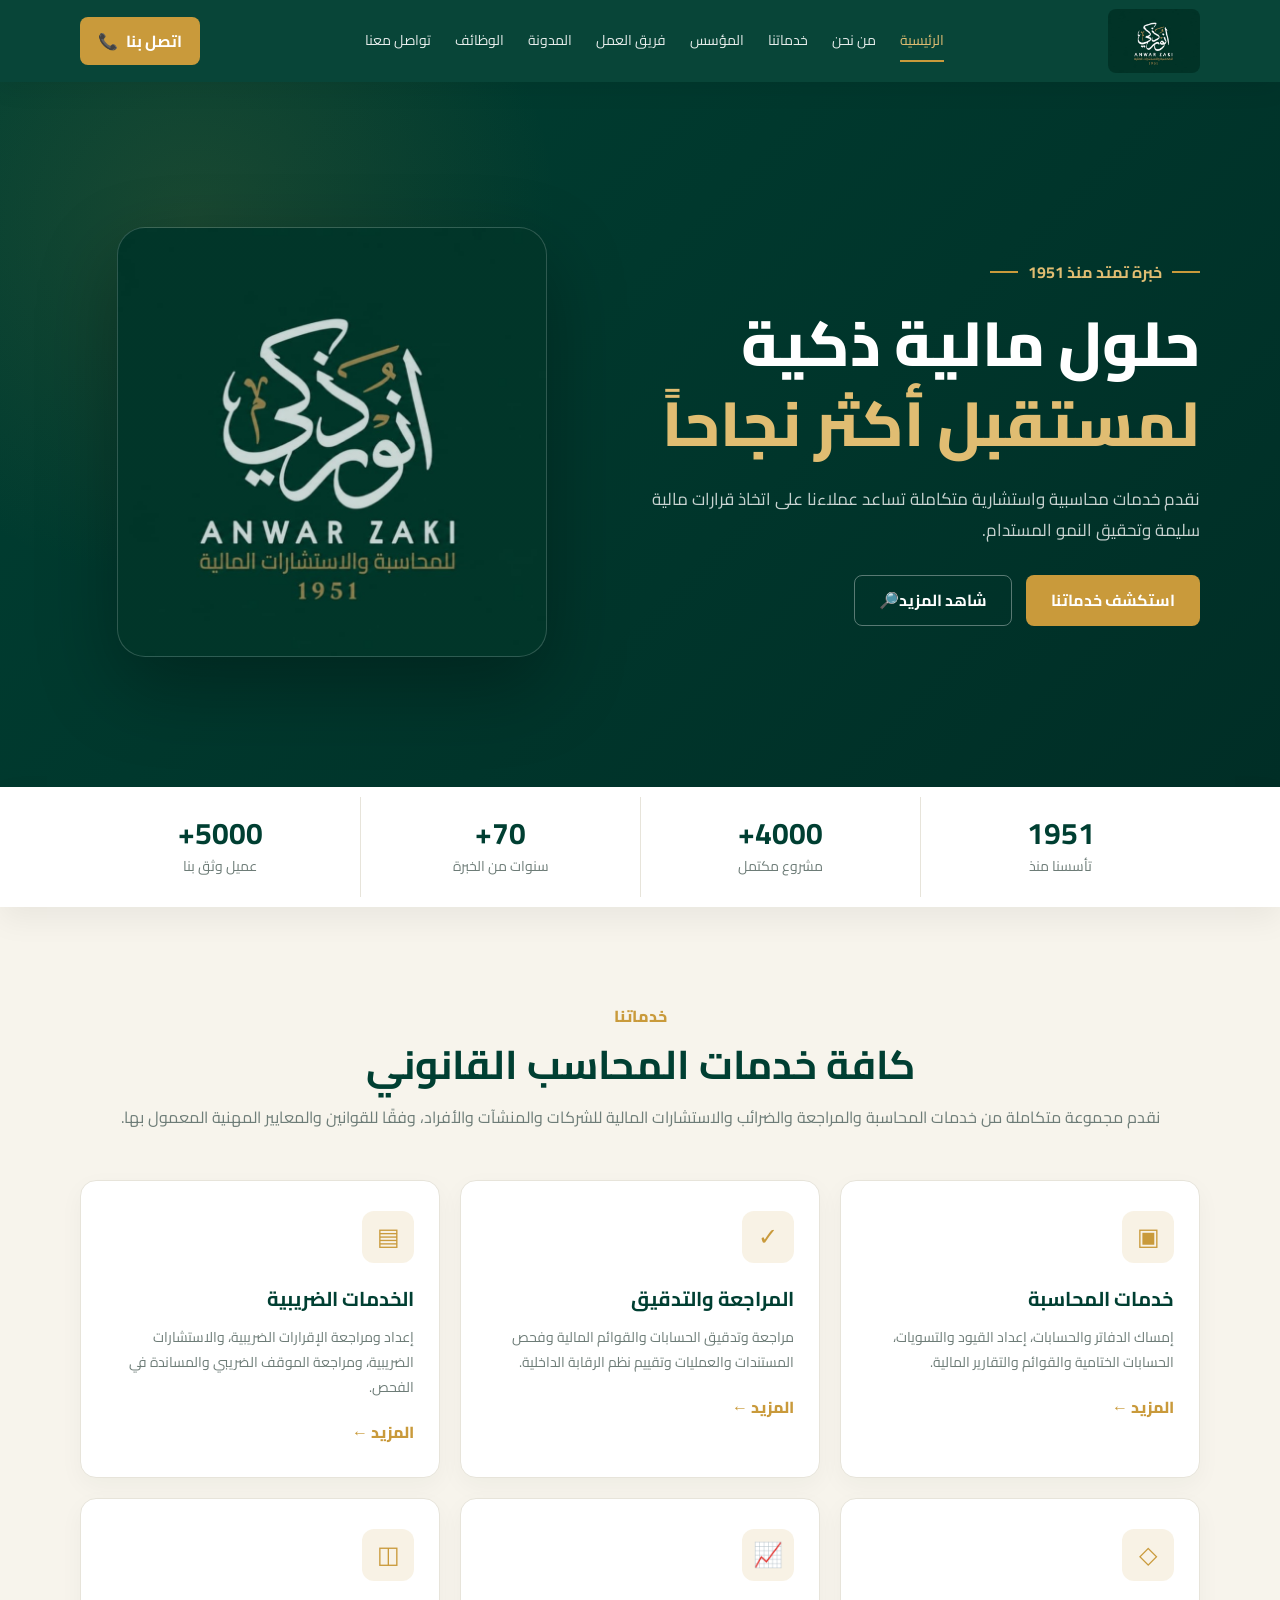
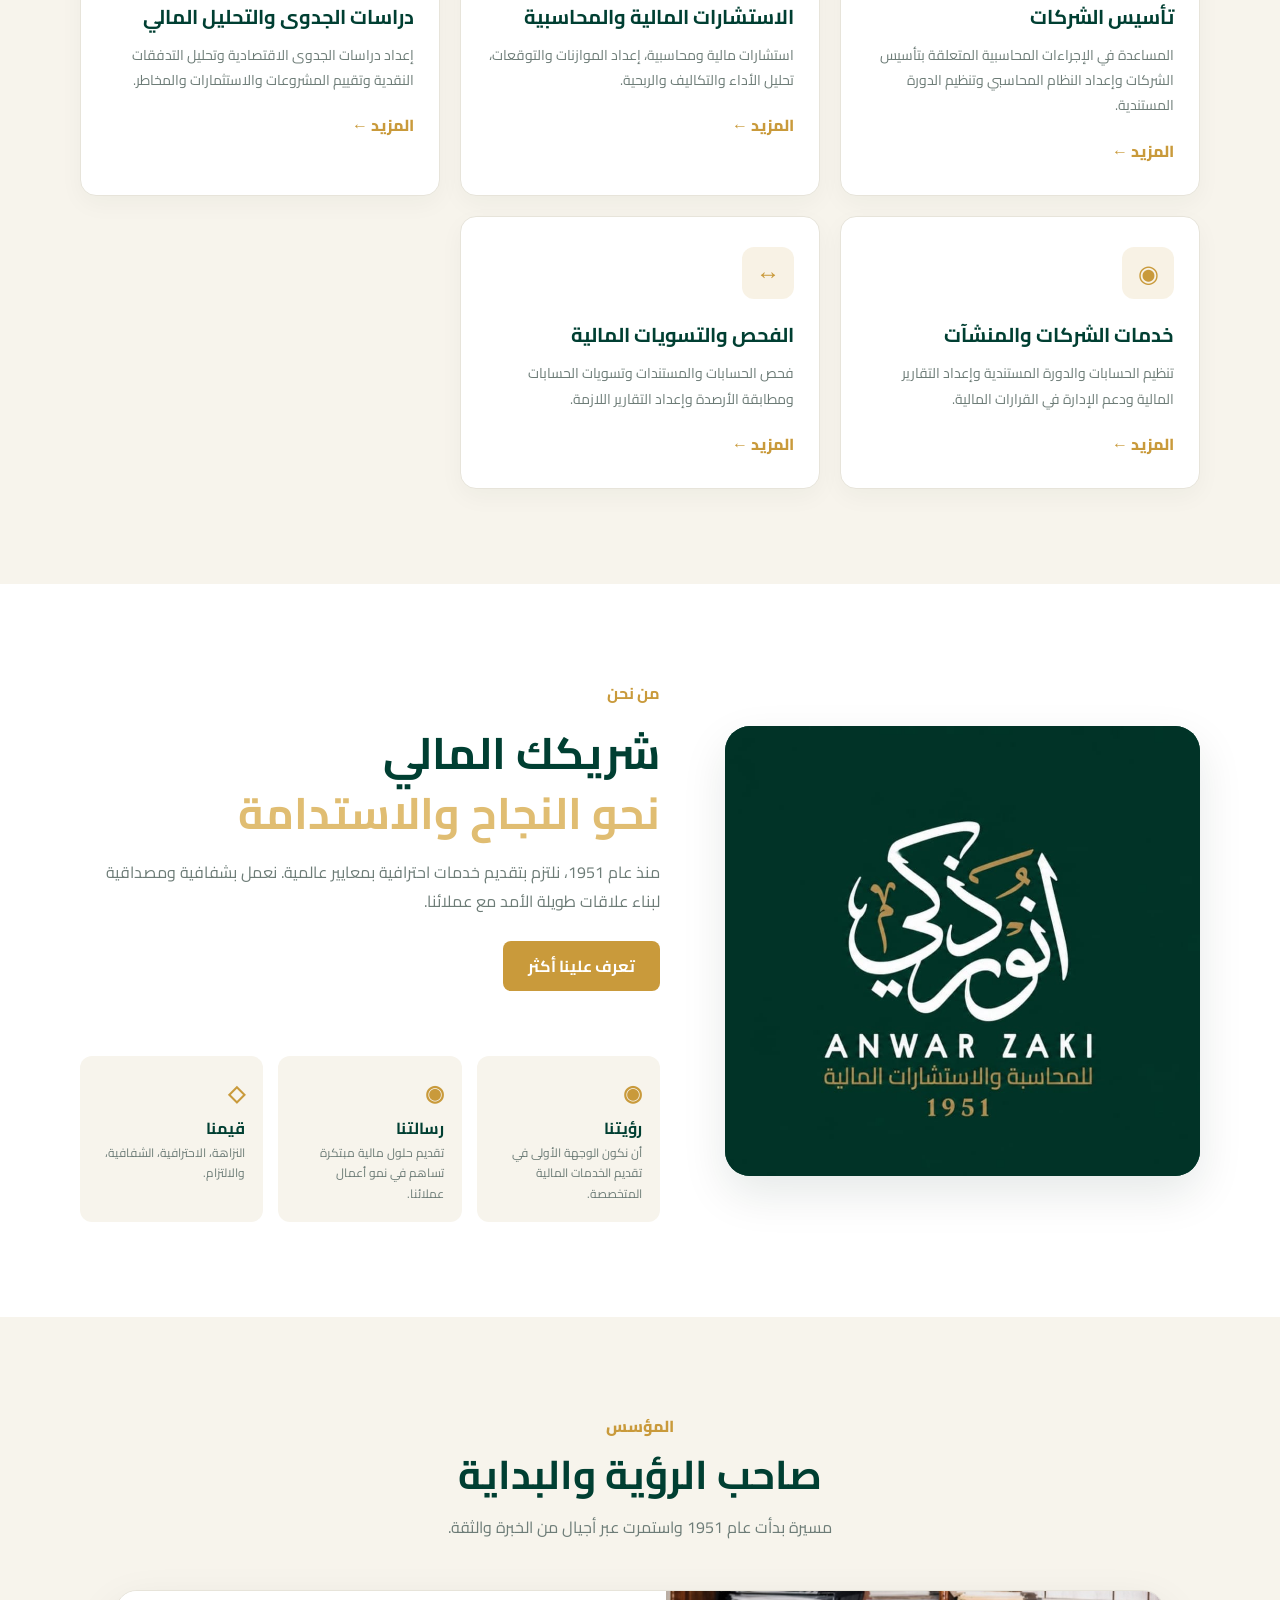
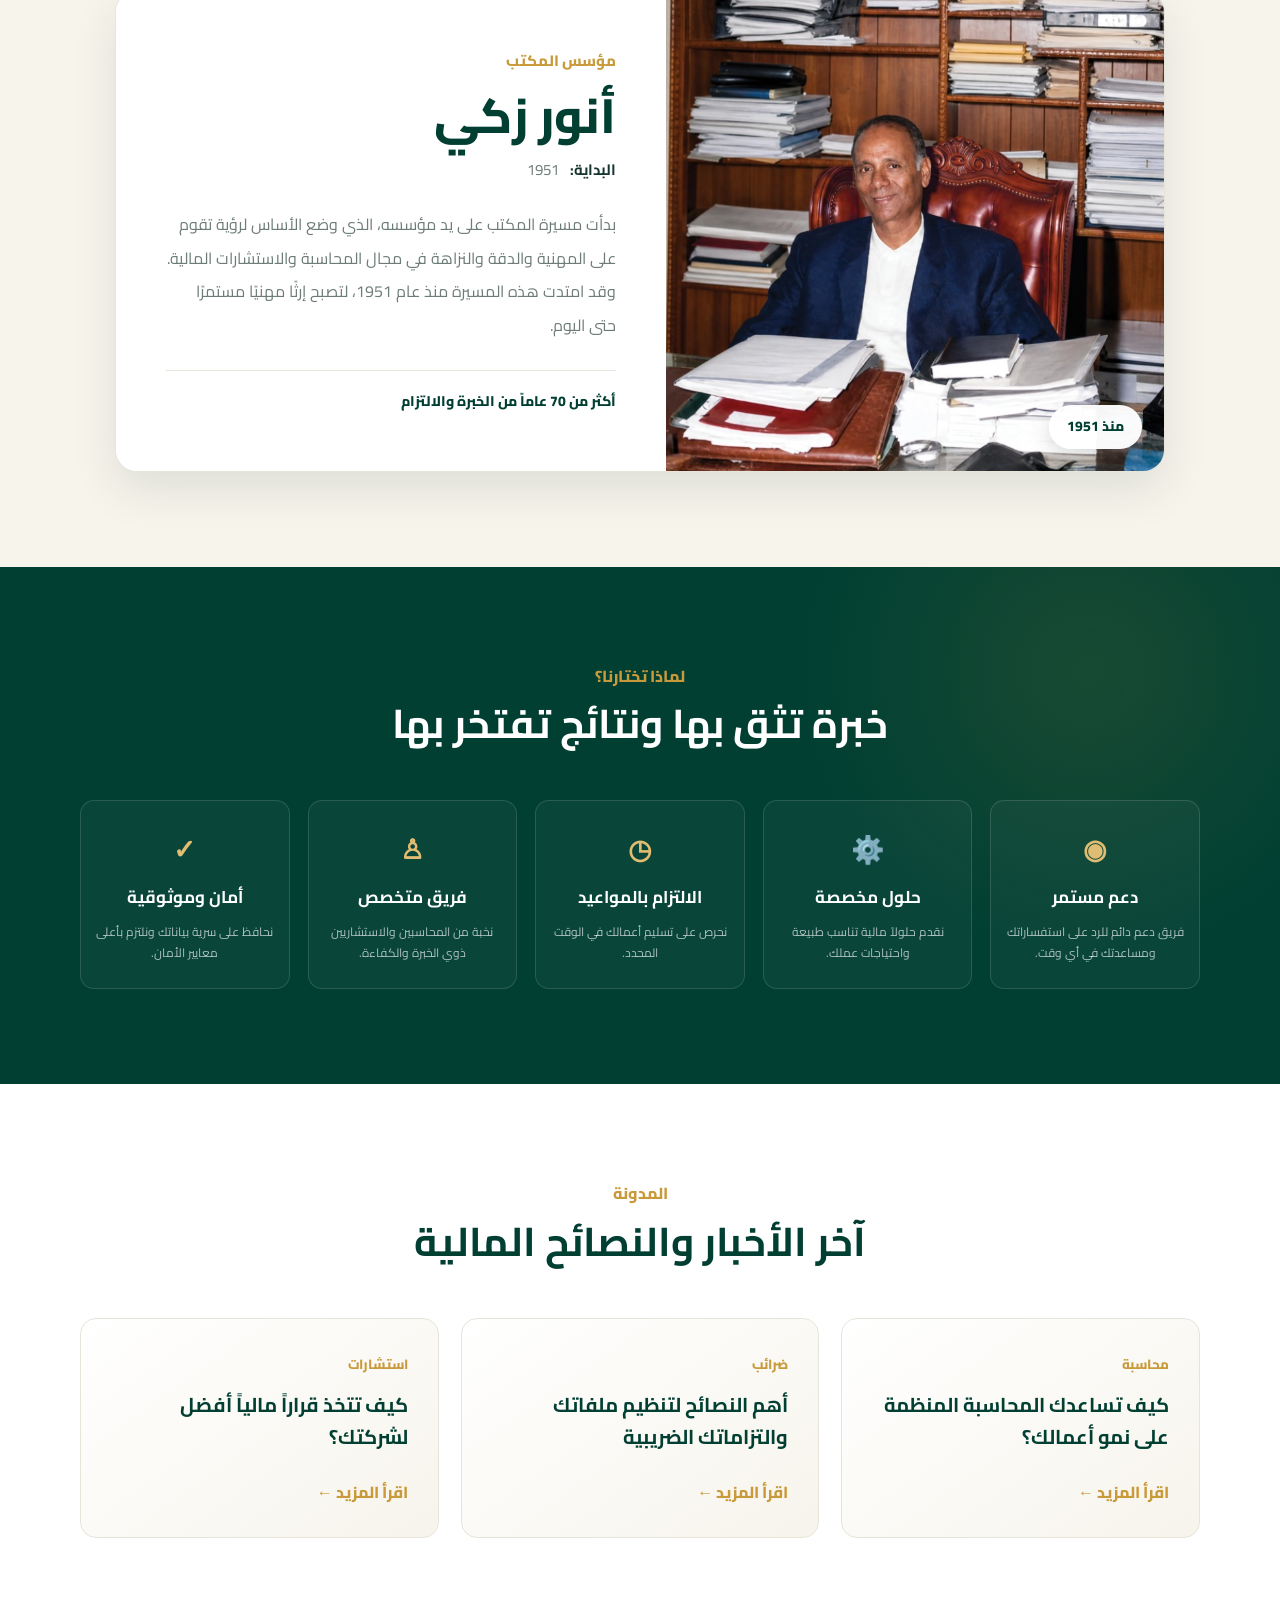
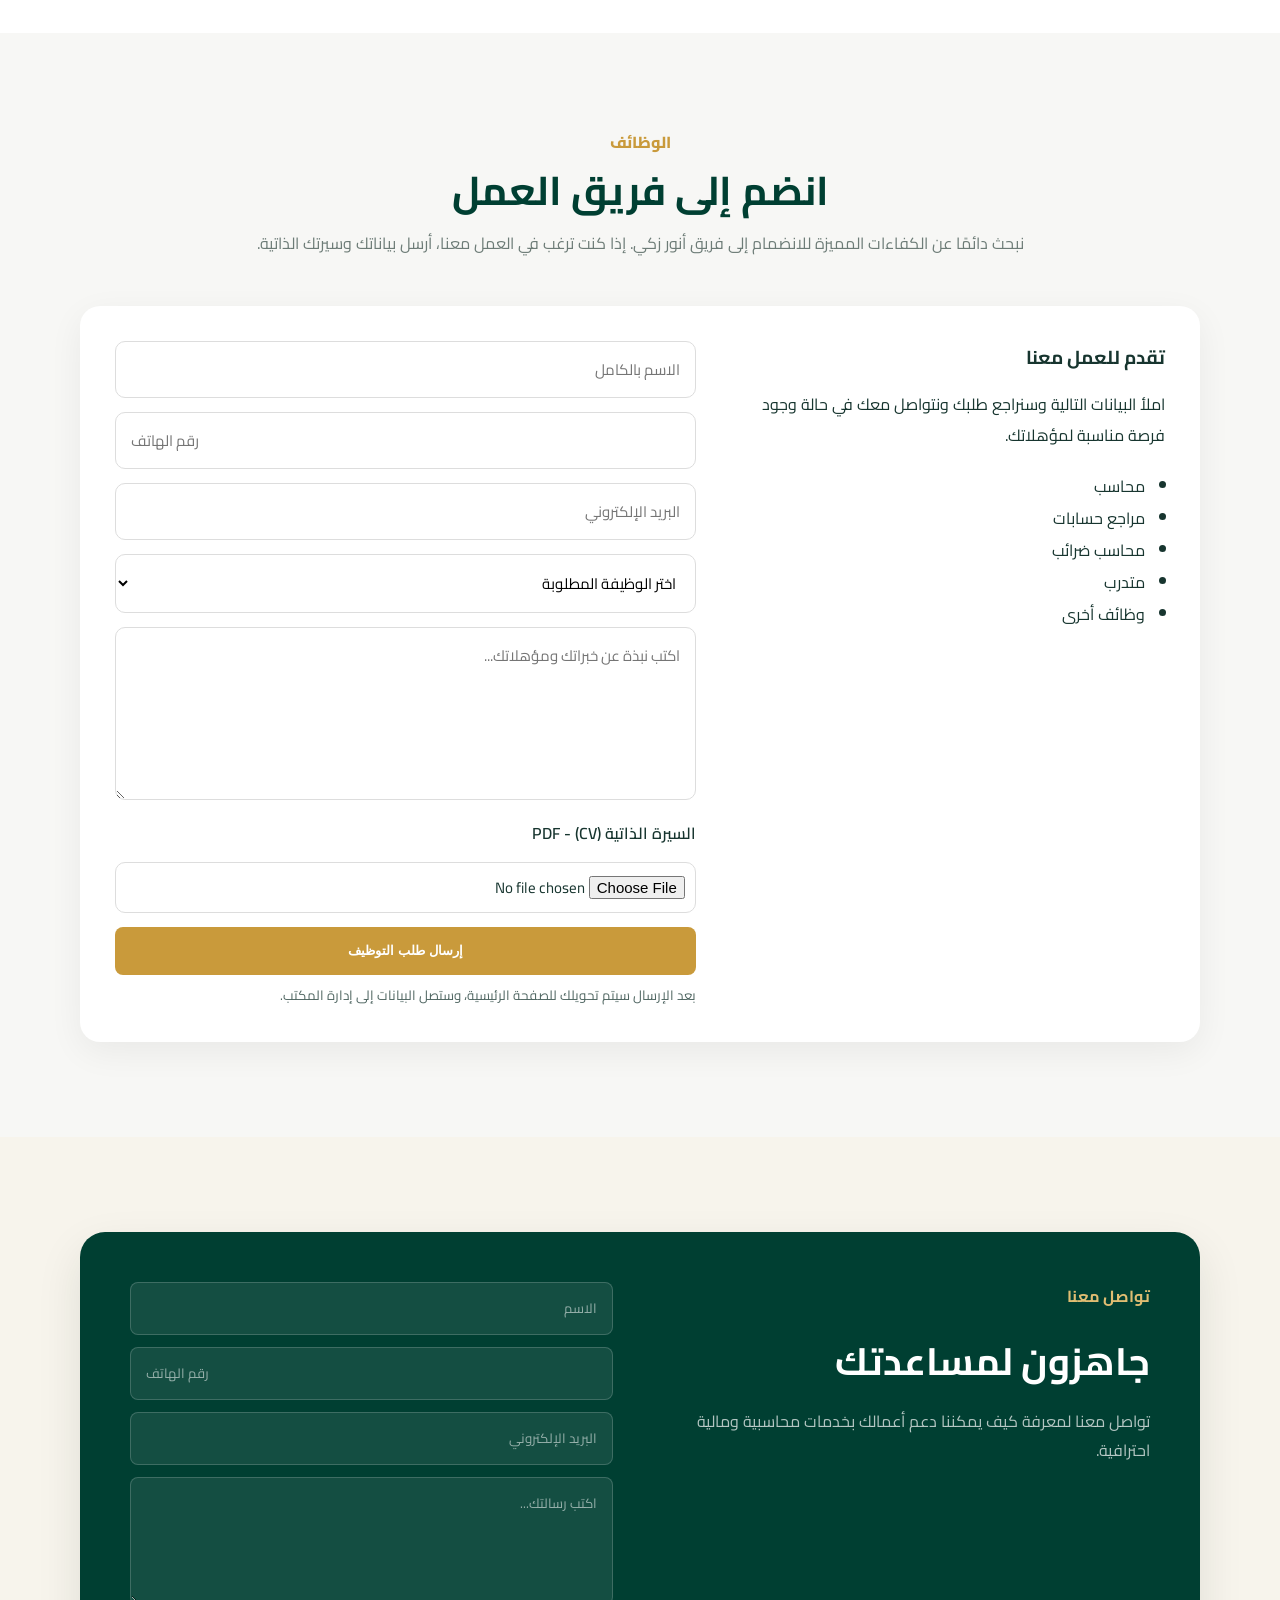
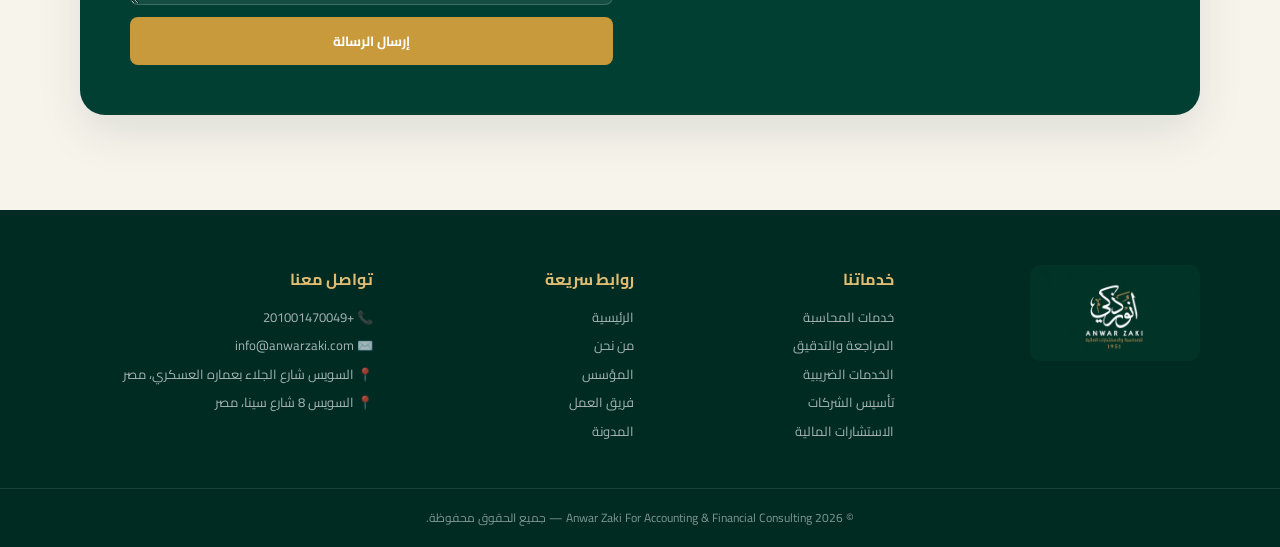
<file: index.html>
<!DOCTYPE html>
<html lang="ar" dir="rtl">
<head>
  <meta charset="UTF-8">
  <meta name="viewport" content="width=device-width, initial-scale=1.0">
  <meta name="description" content="مكتب المحاسب القانوني أنور زكي للمحاسبة والاستشارات المالية. خدمات المحاسبة والإقرارات الضريبية والاستشارات المالية للأفراد والشركات.">
  <meta name="keywords" content="أنور زكي, مكتب أنور زكي, محاسبة, استشارات مالية, إقرارات ضريبية, محاسب">
  <title>أنور زكي | للمحاسبة والاستشارات المالية</title>
  <link rel="canonical" href="https://adhamanwer5-pixelad.github.io/anwar-zaki.1951/">
  <link rel="stylesheet" href="style.css">

  <style>
    .jobs { background:#f7f7f5; }
    .jobs-box {
      display:grid;
      grid-template-columns:.85fr 1.15fr;
      gap:40px;
      align-items:start;
      background:#fff;
      border-radius:20px;
      padding:35px;
      box-shadow:0 10px 35px rgba(0,0,0,.06);
    }
    .jobs-info h3 { margin-bottom:15px; }
    .jobs-info p { line-height:1.9; }
    .jobs-info ul { margin:20px 0 0; padding-right:20px; line-height:2; }
    #jobForm { display:grid; gap:14px; }
    #jobForm input,#jobForm select,#jobForm textarea {
      width:100%;
      box-sizing:border-box;
      padding:13px 15px;
      border:1px solid #ddd;
      border-radius:10px;
      font-family:inherit;
      font-size:15px;
      background:#fff;
    }
    #jobForm textarea { resize:vertical; }
    .file-label { font-weight:600; margin-top:5px; }
    #jobForm input[type="file"] { padding:10px; }
    .form-note { display:block; line-height:1.7; opacity:.75; margin-top:-4px; }
    @media (max-width:800px) {
      .jobs-box { grid-template-columns:1fr; padding:22px; }
    }
  </style>
</head>

<body>

<header class="navbar">
  <div class="container nav-inner">
    <a class="brand" href="#home">
      <img src="logo.jpeg" alt="شعار أنور زكي">
    </a>

    <nav id="navMenu">
      <a class="active" href="#home">الرئيسية</a>
      <a href="#about">من نحن</a>
      <a href="#services">خدماتنا</a>
      <a href="#founder">المؤسس</a>
      <a href="#team">فريق العمل</a>
      <a href="#blog">المدونة</a>
      <a href="#jobs">الوظائف</a>
      <a href="#contact">تواصل معنا</a>
    </nav>

    <a class="nav-btn" href="#contact">اتصل بنا <span>📞</span></a>

    <button class="menu-btn" id="menuBtn" type="button" aria-label="فتح القائمة" aria-expanded="false">☰</button>
  </div>
</header>

<main>

<section id="home" class="hero">
  <div class="container hero-grid">
    <div class="hero-content">
      <div class="eyebrow"><i></i>خبرة تمتد منذ 1951<i></i></div>

      <h1>حلول مالية ذكية<br><span>لمستقبل أكثر نجاحاً</span></h1>

      <p>نقدم خدمات محاسبية واستشارية متكاملة تساعد عملاءنا على اتخاذ قرارات مالية سليمة وتحقيق النمو المستدام.</p>

      <div class="hero-actions">
        <a class="btn primary" href="#services">استكشف خدماتنا</a>
        <a class="btn ghost" href="#about">شاهد المزيد <b>🔎</b></a>
      </div>
    </div>

    <div class="hero-visual">
      <div class="office-card">
        <img src="logo.jpeg" alt="أنور زكي للمحاسبة والاستشارات المالية" class="hero-logo">
      </div>
    </div>
  </div>
</section>

<section class="stats">
  <div class="container stats-grid">
    <div><strong>1951</strong><span>تأسسنا منذ</span></div>
    <div><strong>4000+</strong><span>مشروع مكتمل</span></div>
    <div><strong>70+</strong><span>سنوات من الخبرة</span></div>
    <div><strong>5000+</strong><span>عميل وثق بنا</span></div>
  </div>
</section>

<section id="services" class="section services">
  <div class="container">
    <div class="section-head">
      <span>خدماتنا</span>
      <h2>كافة خدمات المحاسب القانوني</h2>
      <p>نقدم مجموعة متكاملة من خدمات المحاسبة والمراجعة والضرائب والاستشارات المالية للشركات والمنشآت والأفراد، وفقًا للقوانين والمعايير المهنية المعمول بها.</p>
    </div>

    <div class="cards">
      <article class="card"><div class="icon">▣</div><h3>خدمات المحاسبة</h3><p>إمساك الدفاتر والحسابات، إعداد القيود والتسويات، الحسابات الختامية والقوائم والتقارير المالية.</p><a href="#contact">المزيد ←</a></article>
      <article class="card"><div class="icon">✓</div><h3>المراجعة والتدقيق</h3><p>مراجعة وتدقيق الحسابات والقوائم المالية وفحص المستندات والعمليات وتقييم نظم الرقابة الداخلية.</p><a href="#contact">المزيد ←</a></article>
      <article class="card"><div class="icon">▤</div><h3>الخدمات الضريبية</h3><p>إعداد ومراجعة الإقرارات الضريبية، والاستشارات الضريبية، ومراجعة الموقف الضريبي والمساندة في الفحص.</p><a href="#contact">المزيد ←</a></article>
      <article class="card"><div class="icon">◇</div><h3>تأسيس الشركات</h3><p>المساعدة في الإجراءات المحاسبية المتعلقة بتأسيس الشركات وإعداد النظام المحاسبي وتنظيم الدورة المستندية.</p><a href="#contact">المزيد ←</a></article>
      <article class="card"><div class="icon">📈</div><h3>الاستشارات المالية والمحاسبية</h3><p>استشارات مالية ومحاسبية، إعداد الموازنات والتوقعات، تحليل الأداء والتكاليف والربحية.</p><a href="#contact">المزيد ←</a></article>
      <article class="card"><div class="icon">◫</div><h3>دراسات الجدوى والتحليل المالي</h3><p>إعداد دراسات الجدوى الاقتصادية وتحليل التدفقات النقدية وتقييم المشروعات والاستثمارات والمخاطر.</p><a href="#contact">المزيد ←</a></article>
      <article class="card"><div class="icon">◉</div><h3>خدمات الشركات والمنشآت</h3><p>تنظيم الحسابات والدورة المستندية وإعداد التقارير المالية ودعم الإدارة في القرارات المالية.</p><a href="#contact">المزيد ←</a></article>
      <article class="card"><div class="icon">↔</div><h3>الفحص والتسويات المالية</h3><p>فحص الحسابات والمستندات وتسويات الحسابات ومطابقة الأرصدة وإعداد التقارير اللازمة.</p><a href="#contact">المزيد ←</a></article>
    </div>
  </div>
</section>

<section id="about" class="about section">
  <div class="container about-grid">
    <div class="about-image">
      <div class="building">
        <img src="logo.jpeg" alt="مكتب أنور زكي للمحاسبة والاستشارات المالية">
      </div>
    </div>

    <div class="about-content">
      <div class="eyebrow dark">من نحن</div>
      <h2>شريكك المالي<br><span>نحو النجاح والاستدامة</span></h2>
      <p>منذ عام 1951، نلتزم بتقديم خدمات احترافية بمعايير عالمية. نعمل بشفافية ومصداقية لبناء علاقات طويلة الأمد مع عملائنا.</p>
      <a class="btn primary" href="#contact">تعرف علينا أكثر</a>
    </div>

    <div class="values">
      <div><b>◉</b><h3>رؤيتنا</h3><p>أن نكون الوجهة الأولى في تقديم الخدمات المالية المتخصصة.</p></div>
      <div><b>◉</b><h3>رسالتنا</h3><p>تقديم حلول مالية مبتكرة تساهم في نمو أعمال عملائنا.</p></div>
      <div><b>◇</b><h3>قيمنا</h3><p>النزاهة، الاحترافية، الشفافية، والالتزام.</p></div>
    </div>
  </div>
</section>

<section id="founder" class="founder-section">
  <div class="container">
    <div class="section-head">
      <span>المؤسس</span>
      <h2>صاحب الرؤية والبداية</h2>
      <p>مسيرة بدأت عام 1951 واستمرت عبر أجيال من الخبرة والثقة.</p>
    </div>

    <div class="founder-card">
      <div class="founder-image-wrap">
        <img src="founder.jpeg" alt="المحاسب القانوني أنور زكي">
        <div class="founder-year">منذ 1951</div>
      </div>

      <div class="founder-content">
        <span class="founder-label">مؤسس المكتب</span>
        <h3>أنور زكي</h3>
        <p class="founder-age"><span>البداية:</span> 1951</p>
        <p class="founder-bio">بدأت مسيرة المكتب على يد مؤسسه، الذي وضع الأساس لرؤية تقوم على المهنية والدقة والنزاهة في مجال المحاسبة والاستشارات المالية. وقد امتدت هذه المسيرة منذ عام 1951، لتصبح إرثًا مهنيًا مستمرًا حتى اليوم.</p>
        <div class="founder-note">أكثر من 70 عاماً من الخبرة والالتزام</div>
      </div>
    </div>
  </div>
</section>

<section id="team" class="why section">
  <div class="container">
    <div class="section-head light">
      <span>لماذا تختارنا؟</span>
      <h2>خبرة تثق بها ونتائج تفتخر بها</h2>
    </div>

    <div class="why-grid">
      <div><b>◉</b><h3>دعم مستمر</h3><p>فريق دعم دائم للرد على استفساراتك ومساعدتك في أي وقت.</p></div>
      <div><b>⚙️</b><h3>حلول مخصصة</h3><p>نقدم حلولاً مالية تناسب طبيعة واحتياجات عملك.</p></div>
      <div><b>◷</b><h3>الالتزام بالمواعيد</h3><p>نحرص على تسليم أعمالك في الوقت المحدد.</p></div>
      <div><b>♙</b><h3>فريق متخصص</h3><p>نخبة من المحاسبين والاستشاريين ذوي الخبرة والكفاءة.</p></div>
      <div><b>✓</b><h3>أمان وموثوقية</h3><p>نحافظ على سرية بياناتك ونلتزم بأعلى معايير الأمان.</p></div>
    </div>
  </div>
</section>

<section id="blog" class="section blog">
  <div class="container">
    <div class="section-head">
      <span>المدونة</span>
      <h2>آخر الأخبار والنصائح المالية</h2>
    </div>

    <div class="blog-grid">
      <article><small>محاسبة</small><h3>كيف تساعدك المحاسبة المنظمة على نمو أعمالك؟</h3><a href="#contact">اقرأ المزيد ←</a></article>
      <article><small>ضرائب</small><h3>أهم النصائح لتنظيم ملفاتك والتزاماتك الضريبية</h3><a href="#contact">اقرأ المزيد ←</a></article>
      <article><small>استشارات</small><h3>كيف تتخذ قراراً مالياً أفضل لشركتك؟</h3><a href="#contact">اقرأ المزيد ←</a></article>
    </div>
  </div>
</section>


<iframe name="formResponseFrame" id="formResponseFrame"
        style="display:none;width:0;height:0;border:0;"></iframe>

<div id="formSuccessMessage"
     style="display:none;position:fixed;inset:auto 20px 20px 20px;z-index:9999;
            background:#fff;padding:18px 20px;border-radius:14px;
            box-shadow:0 10px 35px rgba(0,0,0,.15);text-align:center;
            font-family:inherit;">
  تم إرسال الطلب بنجاح، شكرًا لتواصلك معنا.
</div>

<section id="jobs" class="section jobs">
  <div class="container">
    <div class="section-head">
      <span>الوظائف</span>
      <h2>انضم إلى فريق العمل</h2>
      <p>نبحث دائمًا عن الكفاءات المميزة للانضمام إلى فريق أنور زكي. إذا كنت ترغب في العمل معنا، أرسل بياناتك وسيرتك الذاتية.</p>
    </div>

    <div class="jobs-box">
      <div class="jobs-info">
        <h3>تقدم للعمل معنا</h3>
        <p>املأ البيانات التالية وسنراجع طلبك ونتواصل معك في حالة وجود فرصة مناسبة لمؤهلاتك.</p>
        <ul>
          <li>محاسب</li>
          <li>مراجع حسابات</li>
          <li>محاسب ضرائب</li>
          <li>متدرب</li>
          <li>وظائف أخرى</li>
        </ul>
      </div>

      <!-- تم إصلاح التحويل بعد إرسال الطلب باستخدام next داخل Email Link -->
      <form id="jobForm" target="formResponseFrame"
            action="PASTE_GOOGLE_APPS_SCRIPT_WEB_APP_URL_HERE"
            method="POST"
            enctype="multipart/form-data">

        <input type="hidden" name="_subject" value="طلب توظيف جديد من موقع أنور زكي">
        <input type="hidden" name="_captcha" value="true">
        <input type="hidden" name="_template" value="table">

        <input type="text" name="name" placeholder="الاسم بالكامل" required>
        <input type="tel" name="phone" placeholder="رقم الهاتف" required>
        <input type="email" name="email" placeholder="البريد الإلكتروني" required>

        <select name="position" required>
          <option value="">اختر الوظيفة المطلوبة</option>
          <option value="محاسب">محاسب</option>
          <option value="مراجع حسابات">مراجع حسابات</option>
          <option value="محاسب ضرائب">محاسب ضرائب</option>
          <option value="متدرب">متدرب</option>
          <option value="أخرى">أخرى</option>
        </select>

        <textarea name="experience" placeholder="اكتب نبذة عن خبراتك ومؤهلاتك..." rows="5" required></textarea>

        <label class="file-label" for="cv">السيرة الذاتية (CV) - PDF</label>
        <input id="cv" type="file" name="cv" accept=".pdf,application/pdf" required>

        <button class="btn primary" type="submit">إرسال طلب التوظيف</button>

        <small class="form-note">
          بعد الإرسال سيتم تحويلك للصفحة الرئيسية، وستصل البيانات إلى إدارة المكتب.
        </small>
      </form>
    </div>
  </div>
</section>

<section id="contact" class="contact section">
  <div class="container contact-box">
    <div>
      <div class="eyebrow">تواصل معنا</div>
      <h2>جاهزون لمساعدتك</h2>
      <p>تواصل معنا لمعرفة كيف يمكننا دعم أعمالك بخدمات محاسبية ومالية احترافية.</p>
    </div>

    <form id="contactForm" target="formResponseFrame"
          action="PASTE_GOOGLE_APPS_SCRIPT_WEB_APP_URL_HERE"
          method="POST">

      <input type="hidden" name="_subject" value="رسالة جديدة من موقع أنور زكي">
      <input type="hidden" name="_captcha" value="true">
      <input type="hidden" name="_template" value="table">

      <input type="text" name="name" placeholder="الاسم" required>
      <input type="tel" name="phone" placeholder="رقم الهاتف" required>
      <input type="email" name="email" placeholder="البريد الإلكتروني" required>
      <textarea name="message" placeholder="اكتب رسالتك..." rows="4"></textarea>

      <button class="btn primary" type="submit">إرسال الرسالة</button>
    </form>
  </div>
</section>

</main>

<footer>
  <div class="container footer-grid">
    <div>
      <img src="logo.jpeg" alt="أنور زكي" class="footer-logo">
    </div>

    <div>
      <h4>خدماتنا</h4>
      <a href="#services">خدمات المحاسبة</a>
      <a href="#services">المراجعة والتدقيق</a>
      <a href="#services">الخدمات الضريبية</a>
      <a href="#services">تأسيس الشركات</a>
      <a href="#services">الاستشارات المالية</a>
    </div>

    <div>
      <h4>روابط سريعة</h4>
      <a href="#home">الرئيسية</a>
      <a href="#about">من نحن</a>
      <a href="#founder">المؤسس</a>
      <a href="#team">فريق العمل</a>
      <a href="#blog">المدونة</a>
    </div>

    <div>
      <h4>تواصل معنا</h4>
      <p>📞 +201001470049</p>
      <p>✉️ info@anwarzaki.com</p>
      <p>📍 السويس شارع الجلاء بعماره العسكري، مصر</p>
      <p>📍 السويس 8 شارع سينا، مصر</p>
    </div>
  </div>

  <div class="copyright">
    © 2026 Anwar Zaki For Accounting & Financial Consulting — جميع الحقوق محفوظة.
  </div>
</footer>

<script>
  const btn = document.getElementById('menuBtn');
  const nav = document.getElementById('navMenu');

  if (btn && nav) {
    btn.addEventListener('click', function () {
      nav.classList.toggle('show');
      btn.setAttribute('aria-expanded', nav.classList.contains('show'));
    });

    document.querySelectorAll('#navMenu a').forEach(function (link) {
      link.addEventListener('click', function () {
        nav.classList.remove('show');
        btn.setAttribute('aria-expanded', 'false');
      });
    });
  }

  const successBox = document.getElementById('formSuccessMessage');
  const responseFrame = document.getElementById('formResponseFrame');
  let waitingForm = null;

  function showSuccess(form, message) {
    if (successBox) {
      successBox.textContent = message;
      successBox.style.display = 'block';
      setTimeout(() => successBox.style.display = 'none', 5000);
    }
    if (form) form.reset();
  }

  // Job application: encode the PDF into a hidden field, then submit to Google Apps Script.
  const jobForm = document.getElementById('jobForm');
  if (jobForm) {
    jobForm.addEventListener('submit', function (event) {
      const fileInput = document.getElementById('cv');
      const file = fileInput && fileInput.files ? fileInput.files[0] : null;

      if (!file) {
        event.preventDefault();
        alert('من فضلك اختر ملف PDF للسيرة الذاتية.');
        return;
      }

      if (file.type !== 'application/pdf') {
        event.preventDefault();
        alert('السيرة الذاتية يجب أن تكون بصيغة PDF.');
        return;
      }

      // Keep uploads reasonably small for a serverless form.
      if (file.size > 8 * 1024 * 1024) {
        event.preventDefault();
        alert('حجم ملف الـPDF يجب ألا يتجاوز 8 ميجابايت.');
        return;
      }

      event.preventDefault();

      const oldSubmit = jobForm.querySelector('button[type="submit"]');
      if (oldSubmit) {
        oldSubmit.disabled = true;
        oldSubmit.textContent = 'جاري الإرسال...';
      }

      const reader = new FileReader();
      reader.onload = function () {
        let hidden = jobForm.querySelector('input[name="cvBase64"]');
        if (!hidden) {
          hidden = document.createElement('input');
          hidden.type = 'hidden';
          hidden.name = 'cvBase64';
          jobForm.appendChild(hidden);
        }

        hidden.value = reader.result.split(',')[1];
        let fileName = jobForm.querySelector('input[name="cvFileName"]');
        if (!fileName) {
          fileName = document.createElement('input');
          fileName.type = 'hidden';
          fileName.name = 'cvFileName';
          jobForm.appendChild(fileName);
        }
        fileName.value = file.name;

        let mime = jobForm.querySelector('input[name="cvMimeType"]');
        if (!mime) {
          mime = document.createElement('input');
          mime.type = 'hidden';
          mime.name = 'cvMimeType';
          jobForm.appendChild(mime);
        }
        mime.value = file.type;

        waitingForm = jobForm;
        jobForm.submit();
      };

      reader.onerror = function () {
        alert('تعذر قراءة ملف الـPDF. حاول مرة أخرى.');
        if (oldSubmit) {
          oldSubmit.disabled = false;
          oldSubmit.textContent = 'إرسال طلب التوظيف';
        }
      };

      reader.readAsDataURL(file);
    });
  }

  // Contact form: submit normally to the same Google Apps Script web app.
  const contactForm = document.getElementById('contactForm');
  if (contactForm) {
    contactForm.addEventListener('submit', function () {
      waitingForm = contactForm;
      const submit = contactForm.querySelector('button[type="submit"]');
      if (submit) {
        submit.disabled = true;
        submit.textContent = 'جاري الإرسال...';
      }
    });
  }

  // Google Apps Script responds inside the hidden iframe.
  if (responseFrame) {
    responseFrame.addEventListener('load', function () {
      if (!waitingForm) return;
      showSuccess(
        waitingForm,
        waitingForm.id === 'jobForm'
          ? 'تم إرسال طلب التوظيف بنجاح، شكرًا لتقديمك.'
          : 'تم إرسال رسالتك بنجاح، شكرًا لتواصلك معنا.'
      );
      const submit = waitingForm.querySelector('button[type="submit"]');
      if (submit) {
        submit.disabled = false;
        submit.textContent = waitingForm.id === 'jobForm'
          ? 'إرسال طلب التوظيف'
          : 'إرسال الرسالة';
      }
      waitingForm = null;
    });
  }
</script>
</body>
</html>
</file>
<file: style.css>
@import url('https://fonts.googleapis.com/css2?family=Cairo:wght@400;500;600;700;800&display=swap');

:root{
--green:#003f32;
--green-2:#005343;
--gold:#c99a3b;
--gold-light:#e0bd72;
--cream:#f7f4ec;
--white:#ffffff;
--text:#17352f;
--muted:#6d7c77;
--border:#e7e4da;
--shadow:0 18px 45px rgba(0,40,32,.10);
}

*{
box-sizing:border-box;
margin:0;
padding:0;
}

html{
scroll-behavior:smooth;
}

body{
font-family:'Cairo',Arial,sans-serif;
direction:rtl;
color:var(--text);
background:#fff;
line-height:1.8;
}

a{
text-decoration:none;
color:inherit;
}

img{
max-width:100%;
display:block;
}

.container{
width:min(1120px,92%);
margin:auto;
}

/* =========================
Navbar
========================= */

.navbar{
position:sticky;
top:0;
z-index:1000;
background:rgba(0,63,50,.97);
box-shadow:0 5px 25px rgba(0,0,0,.08);
}

.nav-inner{
min-height:82px;
display:flex;
align-items:center;
justify-content:space-between;
gap:25px;
}

.brand img{
width:92px;
height:64px;
object-fit:cover;
border-radius:8px;
}

nav{
display:flex;
align-items:center;
gap:24px;
color:#fff;
font-size:14px;
}

nav a{
position:relative;
padding:8px 0;
opacity:.9;
transition:.25s;
}

nav a:hover,
nav a.active{
color:var(--gold-light);
opacity:1;
}

nav a.active:after{
content:"";
position:absolute;
right:0;
left:0;
bottom:0;
height:2px;
background:var(--gold);
}

.nav-btn{
background:var(--gold);
color:#fff;
padding:10px 18px;
border-radius:8px;
font-weight:700;
}

.nav-btn span{
margin-right:5px;
}

.menu-btn{
display:none;
border:0;
background:none;
color:#fff;
font-size:27px;
cursor:pointer;
}

/* =========================
Hero
========================= */

.hero{
background:
radial-gradient(
circle at 15% 20%,
rgba(201,154,59,.13),
transparent 30%
),
linear-gradient(
135deg,
#003f32,
#002e26
);

color:#fff;
padding:95px 0 80px;
overflow:hidden;
}

.hero-grid{
min-height:530px;
display:grid;
grid-template-columns:1.05fr .95fr;
align-items:center;
gap:60px;
}

.hero-content{
order:1;
}

.hero-visual{
order:2;
}

.eyebrow{
color:var(--gold-light);
font-weight:700;
margin-bottom:16px;
display:flex;
align-items:center;
gap:10px;
}

.eyebrow i{
width:28px;
height:2px;
background:var(--gold);
display:inline-block;
}

.hero h1{
font-size:clamp(38px,5vw,62px);
line-height:1.3;
margin-bottom:20px;
font-weight:800;
}

.hero h1 span,
.about-content h2 span{
color:var(--gold-light);
}

.hero p{
max-width:600px;
color:rgba(255,255,255,.78);
font-size:17px;
margin-bottom:30px;
}

.hero-actions{
display:flex;
gap:14px;
flex-wrap:wrap;
}

.btn{
display:inline-flex;
align-items:center;
justify-content:center;
min-height:48px;
padding:10px 24px;
border-radius:8px;
font-weight:700;
border:1px solid transparent;
transition:.25s;
cursor:pointer;
}

.btn.primary{
background:var(--gold);
color:#fff;
}

.btn.primary:hover{
transform:translateY(-2px);
filter:brightness(1.06);
}

.btn.ghost{
border-color:rgba(255,255,255,.35);
color:#fff;
}

.btn.ghost:hover{
background:#fff;
color:var(--green);
}

.office-card{
width:min(430px,100%);
aspect-ratio:1/1;
margin:auto;
border-radius:28px;

background:
linear-gradient(
rgba(0,63,50,.20),
rgba(0,63,50,.20)
),
url('logo.jpeg') center/cover no-repeat;

border:1px solid rgba(255,255,255,.18);
box-shadow:0 30px 80px rgba(0,0,0,.30);

position:relative;
overflow:hidden;
}

.hero-logo{
display:none;
}

/* =========================
Statistics
========================= */

.stats{
background:#fff;
box-shadow:0 12px 30px rgba(0,0,0,.06);
position:relative;
z-index:2;
}

.stats-grid{
min-height:120px;
display:grid;
grid-template-columns:repeat(4,1fr);
align-items:center;
text-align:center;
}

.stats-grid div{
padding:18px;
border-left:1px solid var(--border);
}

.stats-grid div:last-child{
border-left:0;
}

.stats strong{
display:block;
color:var(--green);
font-size:30px;
line-height:1.2;
}

.stats span{
color:var(--muted);
font-size:14px;
}

/* =========================
Sections
========================= */

.section{
padding:95px 0;
}

.section-head{
text-align:center;
margin-bottom:48px;
}

.section-head > span{
color:var(--gold);
font-weight:800;
}

.section-head h2{
color:var(--green);
font-size:clamp(28px,4vw,40px);
line-height:1.4;
margin:6px 0 10px;
}

.section-head p{
color:var(--muted);
}

/* =========================
Services
========================= */

.services{
background:var(--cream);
}

.cards{
display:grid;
grid-template-columns:repeat(3,1fr);
gap:20px;
}

.card{
background:#fff;
padding:30px 25px;
border-radius:16px;
border:1px solid var(--border);
box-shadow:0 8px 25px rgba(0,40,32,.04);
transition:.3s;
}

.card:hover{
transform:translateY(-6px);
box-shadow:var(--shadow);
}

.card .icon{
width:52px;
height:52px;
display:grid;
place-items:center;
border-radius:12px;
background:rgba(201,154,59,.13);
color:var(--gold);
font-size:24px;
margin-bottom:18px;
}

.card h3{
color:var(--green);
font-size:20px;
margin-bottom:8px;
}

.card p{
color:var(--muted);
font-size:14px;
margin-bottom:18px;
}

.card a{
color:var(--gold);
font-weight:800;
}

/* =========================
About
========================= */

.about{
background:#fff;
}

.about-grid{
display:grid;
grid-template-columns:.9fr 1.1fr;
gap:65px;
align-items:center;
}

.about-image{
grid-row:span 2;
}

.building{
min-height:450px;
border-radius:25px;
overflow:hidden;
background:var(--green);
box-shadow:var(--shadow);
}

.building img{
width:100%;
height:100%;
min-height:450px;
object-fit:cover;
}

.about-content h2{
color:var(--green);
font-size:clamp(30px,4vw,44px);
line-height:1.35;
margin:8px 0 15px;
}

.about-content p{
color:var(--muted);
margin-bottom:25px;
}

.eyebrow.dark{
color:var(--gold);
}

.values{
display:grid;
grid-template-columns:repeat(3,1fr);
gap:15px;
}

.values > div{
padding:18px;
background:var(--cream);
border-radius:12px;
}

.values b{
color:var(--gold);
font-size:22px;
}

.values h3{
font-size:16px;
color:var(--green);
}

.values p{
font-size:12px;
color:var(--muted);
line-height:1.7;
}

/* =========================
Founder
========================= */

.founder-section{
background:var(--cream);
padding:95px 0;
}

.founder-card{
width:min(1050px,100%);
margin:0 auto;

display:grid;
grid-template-columns:.95fr 1.05fr;

background:#fff;

border:1px solid var(--border);
border-radius:22px;

overflow:hidden;

box-shadow:var(--shadow);
}

.founder-image-wrap{
position:relative;
min-height:480px;
background:var(--green);
overflow:hidden;
}

.founder-image-wrap img{
width:100%;
height:480px;
object-fit:cover;
}

.founder-year{
position:absolute;
right:22px;
bottom:22px;

padding:9px 18px;

background:rgba(255,255,255,.96);
color:var(--green);

border-radius:50px;

font-size:14px;
font-weight:800;

box-shadow:0 6px 20px rgba(0,0,0,.15);
}

.founder-content{
padding:55px 50px;

display:flex;
flex-direction:column;
justify-content:center;

background:#fff;
}

.founder-label{
display:block;
color:var(--gold);
font-size:15px;
font-weight:800;
margin-bottom:10px;
}

.founder-content h3{
color:var(--green);
font-size:clamp(32px,5vw,48px);
line-height:1.3;
margin:0 0 10px;
font-weight:800;
}

.founder-age{
color:var(--muted);
font-size:15px;
margin:0 0 25px;
}

.founder-age span{
color:var(--text);
font-weight:700;
margin-left:8px;
}

.founder-bio{
color:var(--muted);
font-size:16px;
line-height:2.1;
margin:0;
}

.founder-note{
margin-top:28px;
padding-top:18px;

border-top:1px solid var(--border);

color:var(--green);
font-size:14px;
font-weight:800;
}

/* =========================
Why
========================= */

.why{
background:
radial-gradient(
circle at 85% 20%,
rgba(201,154,59,.12),
transparent 25%
),
var(--green);

color:#fff;
}

.section-head.light h2{
color:#fff;
}

.why-grid{
display:grid;
grid-template-columns:repeat(5,1fr);
gap:18px;
}

.why-grid > div{
text-align:center;
padding:24px 14px;

border:1px solid rgba(255,255,255,.13);
border-radius:14px;

background:rgba(255,255,255,.035);
}

.why-grid b{
font-size:27px;
color:var(--gold-light);
}

.why-grid h3{
font-size:17px;
margin:8px 0;
}

.why-grid p{
font-size:12px;
color:rgba(255,255,255,.67);
}

/* =========================
Blog
========================= */

.blog{
background:#fff;
}

.blog-grid{
display:grid;
grid-template-columns:repeat(3,1fr);
gap:22px;
}

.blog-grid article{
padding:30px;
min-height:220px;

border:1px solid var(--border);
border-radius:16px;

background:
linear-gradient(
145deg,
#fff,
var(--cream)
);
}

.blog-grid small{
color:var(--gold);
font-weight:800;
}

.blog-grid h3{
color:var(--green);
font-size:20px;
line-height:1.6;
margin:12px 0 25px;
}

.blog-grid a{
color:var(--gold);
font-weight:800;
}

/* =========================
Contact
========================= */

.contact{
background:var(--cream);
}

.contact-box{
background:var(--green);
border-radius:25px;

padding:50px;

display:grid;
grid-template-columns:1fr 1fr;
gap:55px;

color:#fff;

box-shadow:var(--shadow);
}

.contact-box h2{
font-size:38px;
margin-bottom:12px;
}

.contact-box p{
color:rgba(255,255,255,.7);
}

.contact form{
display:grid;
gap:12px;
}

.contact input,
.contact textarea{
width:100%;

border:1px solid rgba(255,255,255,.18);

background:rgba(255,255,255,.08);
color:#fff;

border-radius:8px;

padding:13px 15px;

font-family:inherit;

outline:none;
}

.contact input::placeholder,
.contact textarea::placeholder{
color:rgba(255,255,255,.55);
}

.contact input:focus,
.contact textarea:focus{
border-color:var(--gold);
}

.contact button{
border:0;
font-family:inherit;
}

/* =========================
Footer
========================= */

footer{
background:#002b23;
color:#fff;
padding-top:55px;
}

.footer-grid{
display:grid;
grid-template-columns:1.2fr 1fr 1fr 1.3fr;
gap:35px;
padding-bottom:40px;
}

.footer-logo{
width:170px;
max-height:130px;
object-fit:cover;
border-radius:10px;
}

footer h4{
color:var(--gold-light);
margin-bottom:12px;
}

footer a,
footer p{
display:block;
color:rgba(255,255,255,.65);
font-size:13px;
margin:5px 0;
}

.copyright{
border-top:1px solid rgba(255,255,255,.1);

text-align:center;

padding:18px 15px;

color:rgba(255,255,255,.5);

font-size:12px;
}

/* =========================
Tablet
========================= */

@media(max-width:900px){

nav{
display:none;

position:absolute;

top:82px;
right:4%;
left:4%;

padding:15px;

background:var(--green);

border-radius:0 0 14px 14px;

flex-direction:column;
align-items:stretch;

gap:4px;

box-shadow:0 15px 30px rgba(0,0,0,.2);

}

nav.show{
display:flex;
}

nav a{
padding:10px 12px;
}

.nav-btn{
display:none;
}

.menu-btn{
display:block;
}

.hero-grid{
grid-template-columns:1fr;
text-align:center;
}

.hero-content{
order:1;
}

.hero-visual{
order:2;
}

.hero .eyebrow{
justify-content:center;
}

.hero p{
margin-left:auto;
margin-right:auto;
}

.hero-actions{
justify-content:center;
}

.office-card{
max-width:360px;
}

.why-grid{
grid-template-columns:repeat(2,1fr);
}

.about-grid{
grid-template-columns:1fr;
gap:35px;
}

.about-image{
grid-row:auto;
}

.values{
grid-template-columns:1fr;
}

.founder-card{
grid-template-columns:1fr;
}

.founder-image-wrap{
min-height:380px;
}

.founder-image-wrap img{
height:380px;
}

.founder-content{
padding:40px 30px;
}

.contact-box{
grid-template-columns:1fr;
padding:35px;
}

.footer-grid{
grid-template-columns:repeat(2,1fr);
}

}

/* =========================
Mobile
========================= */

@media(max-width:600px){

.container{
width:min(94%,1120px);
}

.hero{
padding:65px 0;
}

.hero h1{
font-size:36px;
}

.hero p{
font-size:15px;
}

.stats-grid{
grid-template-columns:repeat(2,1fr);
padding:12px 0;
}

.stats-grid div{
border-bottom:1px solid var(--border);
}

.stats-grid div:nth-child(2){
border-left:0;
}

.stats strong{
font-size:25px;
}

.section{
padding:65px 0;
}

.cards,
.blog-grid{
grid-template-columns:1fr;
}

.why-grid{
grid-template-columns:1fr;
}

.building,
.building img{
min-height:320px;
}

.founder-section{
padding:65px 0;
}

.founder-card{
border-radius:18px;
}

.founder-image-wrap{
min-height:300px;
height:300px;
}

.founder-image-wrap img{
height:300px;
}

.founder-year{
right:15px;
bottom:15px;

padding:8px 15px;

font-size:13px;

}

.founder-content{
padding:30px 22px;
}

.founder-content h3{
font-size:34px;
}

.founder-bio{
font-size:15px;
line-height:2;
}

.contact-box{
padding:28px 20px;
}

.contact-box h2{
font-size:30px;
}

.footer-grid{
grid-template-columns:1fr;
text-align:center;
}

.footer-logo{
margin:auto;
}

}
</file>
